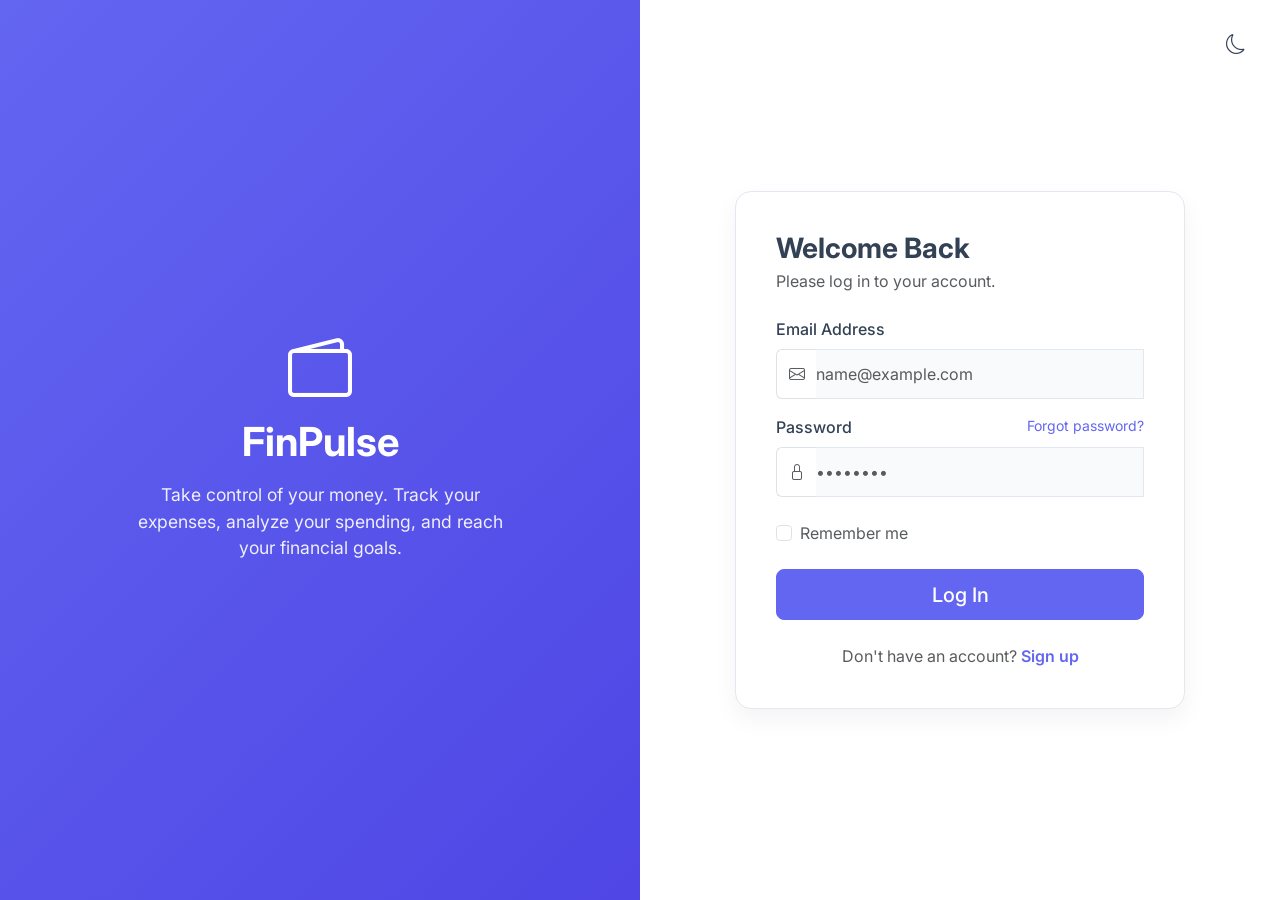
<file: login.html>
<!DOCTYPE html>
<html lang="en" data-bs-theme="light">
<head>
    <meta charset="UTF-8">
    <meta name="viewport" content="width=device-width, initial-scale=1.0">
    <title>Login - FinPulse</title>
    <!-- Google Fonts -->
    <link href="https://fonts.googleapis.com/css2?family=Inter:wght@300;400;500;600;700&display=swap" rel="stylesheet">
    <!-- Bootstrap CSS -->
    <link href="https://cdn.jsdelivr.net/npm/bootstrap@5.3.2/dist/css/bootstrap.min.css" rel="stylesheet">
    <!-- Bootstrap Icons -->
    <link href="https://cdn.jsdelivr.net/npm/bootstrap-icons@1.11.1/font/bootstrap-icons.css" rel="stylesheet">
    <!-- Custom CSS -->
    <link rel="stylesheet" href="assets/css/style.css">
</head>
<body>

    <div class="auth-wrapper">
        <!-- Sidebar Image / Gradient -->
        <div class="auth-sidebar d-none d-lg-flex">
            <div class="text-center">
                <i class="bi bi-wallet2 text-white mb-4" style="font-size: 4rem;"></i>
                <h1>FinPulse</h1>
                <p>Take control of your money. Track your expenses, analyze your spending, and reach your financial goals.</p>
            </div>
        </div>

        <!-- Main Content -->
        <div class="auth-main w-100 position-relative">
            <!-- Theme Toggle Option -->
            <button id="theme-toggle" class="theme-toggle position-absolute top-0 end-0 m-4" aria-label="Toggle Dark Mode">
                <i id="theme-icon" class="bi bi-moon"></i>
            </button>

            <div class="auth-card">
                <div class="text-center mb-4 d-lg-none">
                    <i class="bi bi-wallet2 text-primary-custom mb-2" style="font-size: 2.5rem;"></i>
                    <h2 class="fw-bold">FinPulse</h2>
                </div>
                
                <h3 class="fw-bold mb-1">Welcome Back</h3>
                <p class="text-muted mb-4">Please log in to your account.</p>

                <form class="needs-validation" novalidate action="dashboard.html" method="GET">
                    <div class="mb-3">
                        <label for="email" class="form-label fw-medium">Email Address</label>
                        <div class="input-group">
                            <span class="input-group-text bg-transparent border-end-0 text-muted"><i class="bi bi-envelope"></i></span>
                            <input type="email" class="form-control border-start-0 ps-0" id="email" placeholder="name@example.com" required>
                            <div class="invalid-feedback">Please enter a valid email address.</div>
                        </div>
                    </div>

                    <div class="mb-4">
                        <div class="d-flex justify-content-between">
                            <label for="password" class="form-label fw-medium">Password</label>
                            <a href="#" class="text-decoration-none text-primary-custom" style="font-size: 0.875rem;">Forgot password?</a>
                        </div>
                        <div class="input-group">
                            <span class="input-group-text bg-transparent border-end-0 text-muted"><i class="bi bi-lock"></i></span>
                            <input type="password" class="form-control border-start-0 ps-0" id="password" placeholder="••••••••" required>
                            <div class="invalid-feedback">Please enter your password.</div>
                        </div>
                    </div>

                    <div class="mb-4 form-check">
                        <input type="checkbox" class="form-check-input" id="rememberMe">
                        <label class="form-check-label text-muted" for="rememberMe">Remember me</label>
                    </div>

                    <div class="d-grid mb-4">
                        <button type="submit" class="btn btn-primary btn-lg">Log In</button>
                    </div>

                    <div class="text-center">
                        <p class="text-muted mb-0">Don't have an account? <a href="register.html" class="text-decoration-none text-primary-custom fw-semibold">Sign up</a></p>
                    </div>
                </form>
            </div>
        </div>
    </div>

    <!-- Bootstrap JS Bundle -->
    <script src="https://cdn.jsdelivr.net/npm/bootstrap@5.3.2/dist/js/bootstrap.bundle.min.js"></script>
    <script src="assets/js/app.js"></script>
</body>
</html>
</file>
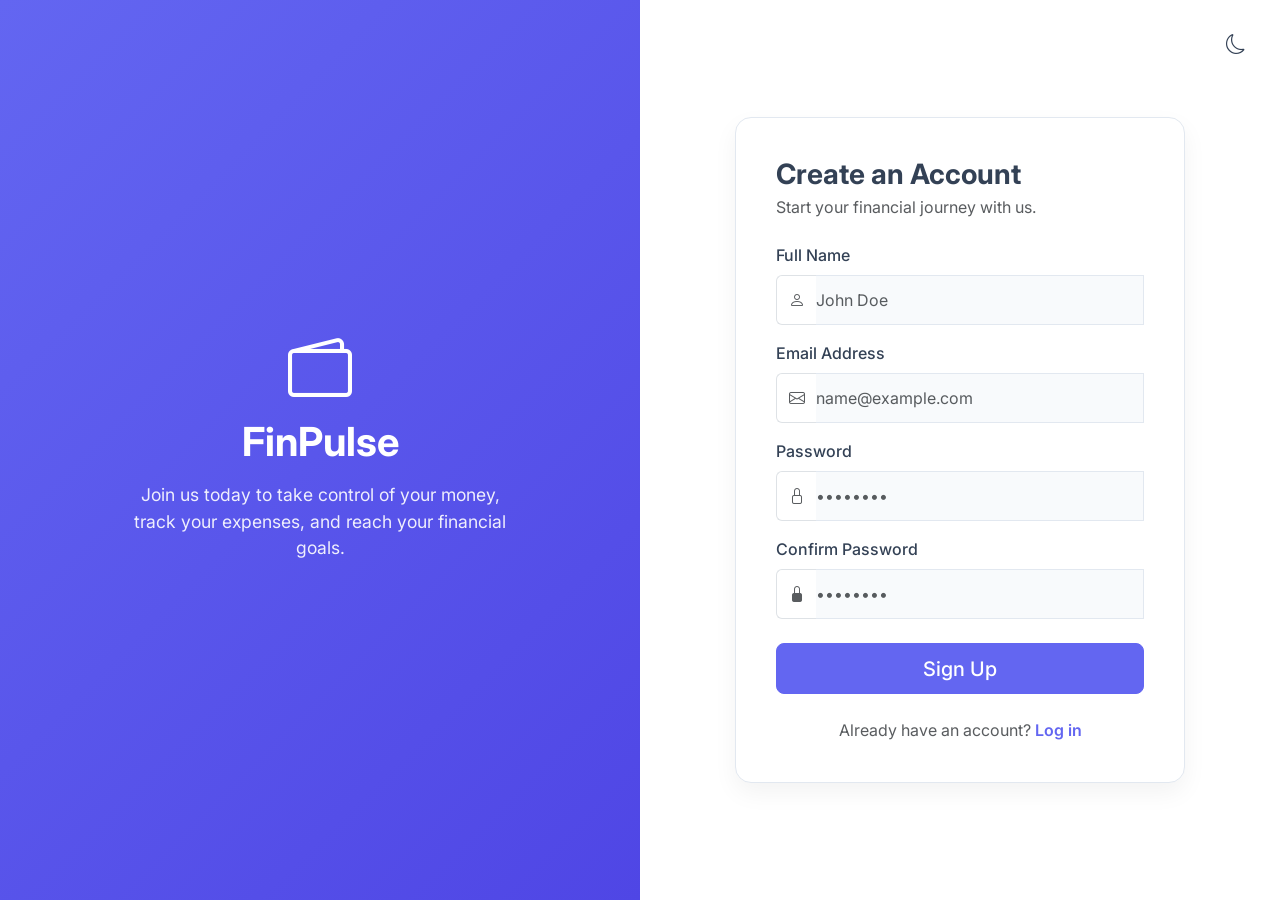
<file: register.html>
<!DOCTYPE html>
<html lang="en" data-bs-theme="light">
<head>
    <meta charset="UTF-8">
    <meta name="viewport" content="width=device-width, initial-scale=1.0">
    <title>Register - FinPulse</title>
    <!-- Google Fonts -->
    <link href="https://fonts.googleapis.com/css2?family=Inter:wght@300;400;500;600;700&display=swap" rel="stylesheet">
    <!-- Bootstrap CSS -->
    <link href="https://cdn.jsdelivr.net/npm/bootstrap@5.3.2/dist/css/bootstrap.min.css" rel="stylesheet">
    <!-- Bootstrap Icons -->
    <link href="https://cdn.jsdelivr.net/npm/bootstrap-icons@1.11.1/font/bootstrap-icons.css" rel="stylesheet">
    <!-- Custom CSS -->
    <link rel="stylesheet" href="assets/css/style.css">
</head>
<body>

    <div class="auth-wrapper">
        <!-- Sidebar Image / Gradient -->
        <div class="auth-sidebar d-none d-lg-flex">
            <div class="text-center">
                <i class="bi bi-wallet2 text-white mb-4" style="font-size: 4rem;"></i>
                <h1>FinPulse</h1>
                <p>Join us today to take control of your money, track your expenses, and reach your financial goals.</p>
            </div>
        </div>

        <!-- Main Content -->
        <div class="auth-main w-100 position-relative">
            <!-- Theme Toggle Option -->
            <button id="theme-toggle" class="theme-toggle position-absolute top-0 end-0 m-4" aria-label="Toggle Dark Mode">
                <i id="theme-icon" class="bi bi-moon"></i>
            </button>

            <div class="auth-card">
                <div class="text-center mb-4 d-lg-none">
                    <i class="bi bi-wallet2 text-primary-custom mb-2" style="font-size: 2.5rem;"></i>
                    <h2 class="fw-bold">FinPulse</h2>
                </div>
                
                <h3 class="fw-bold mb-1">Create an Account</h3>
                <p class="text-muted mb-4">Start your financial journey with us.</p>

                <form class="needs-validation" novalidate action="login.html" method="GET">
                    <div class="mb-3">
                        <label for="name" class="form-label fw-medium">Full Name</label>
                        <div class="input-group">
                            <span class="input-group-text bg-transparent border-end-0 text-muted"><i class="bi bi-person"></i></span>
                            <input type="text" class="form-control border-start-0 ps-0" id="name" placeholder="John Doe" required>
                            <div class="invalid-feedback">Please enter your full name.</div>
                        </div>
                    </div>

                    <div class="mb-3">
                        <label for="email" class="form-label fw-medium">Email Address</label>
                        <div class="input-group">
                            <span class="input-group-text bg-transparent border-end-0 text-muted"><i class="bi bi-envelope"></i></span>
                            <input type="email" class="form-control border-start-0 ps-0" id="email" placeholder="name@example.com" required>
                            <div class="invalid-feedback">Please enter a valid email address.</div>
                        </div>
                    </div>

                    <div class="mb-3">
                        <label for="password" class="form-label fw-medium">Password</label>
                        <div class="input-group">
                            <span class="input-group-text bg-transparent border-end-0 text-muted"><i class="bi bi-lock"></i></span>
                            <input type="password" class="form-control border-start-0 ps-0" id="password" placeholder="••••••••" required>
                            <div class="invalid-feedback">Please enter a password.</div>
                        </div>
                    </div>

                    <div class="mb-4">
                        <label for="confirmPassword" class="form-label fw-medium">Confirm Password</label>
                        <div class="input-group">
                            <span class="input-group-text bg-transparent border-end-0 text-muted"><i class="bi bi-lock-fill"></i></span>
                            <input type="password" class="form-control border-start-0 ps-0" id="confirmPassword" placeholder="••••••••" required>
                            <div class="invalid-feedback">Please confirm your password.</div>
                        </div>
                    </div>

                    <div class="d-grid mb-4">
                        <button type="submit" class="btn btn-primary btn-lg">Sign Up</button>
                    </div>

                    <div class="text-center">
                        <p class="text-muted mb-0">Already have an account? <a href="login.html" class="text-decoration-none text-primary-custom fw-semibold">Log in</a></p>
                    </div>
                </form>
            </div>
        </div>
    </div>

    <!-- Bootstrap JS Bundle -->
    <script src="https://cdn.jsdelivr.net/npm/bootstrap@5.3.2/dist/js/bootstrap.bundle.min.js"></script>
    <script src="assets/js/app.js"></script>
</body>
</html>
</file>
<file: assets/css/style.css>
:root {
  --primary-color: #6366f1;
  --primary-hover: #4f46e5;
  --success-color: #10b981;
  --danger-color: #ef4444;
  --warning-color: #f59e0b;
  --bg-light: #f8fafc;
  --bg-dark: #0f172a;
  --card-light: #ffffff;
  --card-dark: #1e293b;
  --text-light: #334155;
  --text-dark: #e2e8f0;
  --border-light: #e2e8f0;
  --border-dark: #334155;
  --sidebar-width: 260px;
}

[data-bs-theme="dark"] {
  --bs-body-bg: var(--bg-dark);
  --bs-body-color: var(--text-dark);
  --bs-border-color: var(--border-dark);
}

body {
  font-family: 'Inter', sans-serif;
  background-color: var(--bg-light);
  color: var(--text-light);
  transition: background-color 0.3s ease, color 0.3s ease;
  overflow-x: hidden;
}

[data-bs-theme="dark"] body {
  background-color: var(--bg-dark);
  color: var(--text-dark);
}

/* Auth Pages (Login / Register) */
.auth-wrapper {
  min-height: 100vh;
  display: flex;
}

.auth-sidebar {
  flex: 1;
  background: linear-gradient(135deg, var(--primary-color), var(--primary-hover));
  display: flex;
  flex-direction: column;
  justify-content: center;
  align-items: center;
  color: white;
  padding: 2rem;
  text-align: center;
}

.auth-sidebar h1 {
  font-weight: 700;
  font-size: 2.5rem;
  margin-bottom: 1rem;
}

.auth-sidebar p {
  font-size: 1.1rem;
  opacity: 0.9;
  max-width: 400px;
}

.auth-main {
  flex: 1;
  display: flex;
  justify-content: center;
  align-items: center;
  background-color: var(--card-light);
  padding: 2rem;
}

[data-bs-theme="dark"] .auth-main {
  background-color: var(--card-dark);
}

.auth-card {
  width: 100%;
  max-width: 450px;
  padding: 2.5rem;
  border-radius: 1rem;
  box-shadow: 0 10px 25px rgba(0,0,0,0.05);
  background-color: var(--card-light);
  border: 1px solid var(--border-light);
}

[data-bs-theme="dark"] .auth-card {
  background-color: var(--card-dark);
  border-color: var(--border-dark);
  box-shadow: 0 10px 25px rgba(0,0,0,0.2);
}

/* Dashboard Layout */
.app-wrapper {
  display: flex;
  min-height: 100vh;
}

.sidebar {
  width: var(--sidebar-width);
  background-color: var(--card-light);
  border-right: 1px solid var(--border-light);
  position: fixed;
  height: 100vh;
  z-index: 1000;
  transition: all 0.3s ease;
  display: flex;
  flex-direction: column;
}

[data-bs-theme="dark"] .sidebar {
  background-color: var(--card-dark);
  border-right-color: var(--border-dark);
}

.sidebar-header {
  padding: 1.5rem;
  display: flex;
  align-items: center;
  gap: 0.75rem;
  font-size: 1.25rem;
  font-weight: 700;
  color: var(--primary-color);
  border-bottom: 1px solid var(--border-light);
}

[data-bs-theme="dark"] .sidebar-header {
  border-bottom-color: var(--border-dark);
}

.sidebar-menu {
  padding: 1rem 0;
  flex: 1;
  overflow-y: auto;
}

.menu-item {
  padding: 0.75rem 1.5rem;
  display: flex;
  align-items: center;
  gap: 1rem;
  color: var(--text-light);
  text-decoration: none;
  font-weight: 500;
  transition: all 0.2s ease;
}

[data-bs-theme="dark"] .menu-item {
  color: var(--text-dark);
}

.menu-item:hover, .menu-item.active {
  background-color: rgba(99, 102, 241, 0.1);
  color: var(--primary-color);
  border-right: 3px solid var(--primary-color);
}

.main-content {
  flex: 1;
  margin-left: var(--sidebar-width);
  display: flex;
  flex-direction: column;
  min-height: 100vh;
}

.topbar {
  height: 70px;
  background-color: var(--card-light);
  border-bottom: 1px solid var(--border-light);
  display: flex;
  justify-content: space-between;
  align-items: center;
  padding: 0 2rem;
  position: sticky;
  top: 0;
  z-index: 999;
}

[data-bs-theme="dark"] .topbar {
  background-color: var(--card-dark);
  border-bottom-color: var(--border-dark);
}

.content-wrapper {
  padding: 2rem;
  flex: 1;
}

/* Cards & Widgets */
.stat-card {
  background-color: var(--card-light);
  border-radius: 1rem;
  padding: 1.5rem;
  border: 1px solid var(--border-light);
  box-shadow: 0 4px 6px rgba(0,0,0,0.02);
  transition: transform 0.2s ease, box-shadow 0.2s ease;
  height: 100%;
}

[data-bs-theme="dark"] .stat-card {
  background-color: var(--card-dark);
  border-color: var(--border-dark);
}

.stat-card:hover {
  transform: translateY(-5px);
  box-shadow: 0 10px 15px rgba(0,0,0,0.05);
}

.stat-icon {
  width: 48px;
  height: 48px;
  border-radius: 12px;
  display: flex;
  align-items: center;
  justify-content: center;
  font-size: 1.5rem;
}

.text-primary-custom { color: var(--primary-color) !important; }
.bg-primary-light { background-color: rgba(99, 102, 241, 0.1); color: var(--primary-color); }
.bg-success-light { background-color: rgba(16, 185, 129, 0.1); color: var(--success-color); }
.bg-danger-light { background-color: rgba(239, 68, 68, 0.1); color: var(--danger-color); }
.bg-warning-light { background-color: rgba(245, 158, 11, 0.1); color: var(--warning-color); }

.stat-value {
  font-size: 1.8rem;
  font-weight: 700;
  margin: 0.5rem 0 0.25rem 0;
}

.stat-label {
  font-size: 0.875rem;
  color: #64748b;
  font-weight: 500;
}

/* Tables */
.table-custom {
  background-color: var(--card-light);
  border-radius: 1rem;
  overflow: hidden;
  border: 1px solid var(--border-light);
}

[data-bs-theme="dark"] .table-custom {
  background-color: var(--card-dark);
  border-color: var(--border-dark);
}

.table-custom th {
  background-color: rgba(0,0,0,0.02);
  font-weight: 600;
  text-transform: uppercase;
  font-size: 0.75rem;
  letter-spacing: 0.05em;
  padding: 1rem;
  border-bottom: 2px solid var(--border-light);
}

[data-bs-theme="dark"] .table-custom th {
  background-color: rgba(255,255,255,0.02);
  border-bottom-color: var(--border-dark);
}

.table-custom td {
  padding: 1rem;
  vertical-align: middle;
  border-bottom: 1px solid var(--border-light);
}

[data-bs-theme="dark"] .table-custom td {
  border-bottom-color: var(--border-dark);
}

.badge-income {
  background-color: rgba(16, 185, 129, 0.1);
  color: var(--success-color);
  padding: 0.35em 0.65em;
  font-weight: 600;
}

.badge-expense {
  background-color: rgba(239, 68, 68, 0.1);
  color: var(--danger-color);
  padding: 0.35em 0.65em;
  font-weight: 600;
}

/* Buttons and Inputs */
.btn-primary {
  background-color: var(--primary-color);
  border-color: var(--primary-color);
  font-weight: 500;
  padding: 0.6rem 1.5rem;
  transition: all 0.2s;
}

.btn-primary:hover {
  background-color: var(--primary-hover);
  border-color: var(--primary-hover);
  transform: translateY(-2px);
  box-shadow: 0 4px 12px rgba(99, 102, 241, 0.3);
}

.form-control, .form-select {
  padding: 0.75rem 1rem;
  border-radius: 0.5rem;
  border: 1px solid var(--border-light);
  background-color: var(--bg-light);
}

.form-control:focus, .form-select:focus {
  border-color: var(--primary-color);
  box-shadow: 0 0 0 0.25rem rgba(99, 102, 241, 0.25);
}

[data-bs-theme="dark"] .form-control, [data-bs-theme="dark"] .form-select {
  background-color: var(--bg-dark);
  border-color: var(--border-dark);
  color: var(--text-dark);
}

/* Theme Toggle */
.theme-toggle {
  background: none;
  border: none;
  font-size: 1.25rem;
  color: inherit;
  cursor: pointer;
  display: flex;
  align-items: center;
  justify-content: center;
  width: 40px;
  height: 40px;
  border-radius: 50%;
  transition: background-color 0.2s;
}

.theme-toggle:hover {
  background-color: rgba(0,0,0,0.05);
}

[data-bs-theme="dark"] .theme-toggle:hover {
  background-color: rgba(255,255,255,0.1);
}

/* Responsive */
@media (max-width: 991.98px) {
  .auth-wrapper {
    flex-direction: column;
  }
  .auth-sidebar {
    padding: 3rem 1.5rem;
    flex: none;
  }
  .sidebar {
    transform: translateX(-100%);
  }
  .sidebar.show {
    transform: translateX(0);
  }
  .main-content {
    margin-left: 0;
  }
  .sidebar-toggler {
    display: inline-block !important;
  }
}

.sidebar-toggler {
  display: none;
  background: none;
  border: none;
  font-size: 1.5rem;
  color: inherit;
  cursor: pointer;
}
</file>
